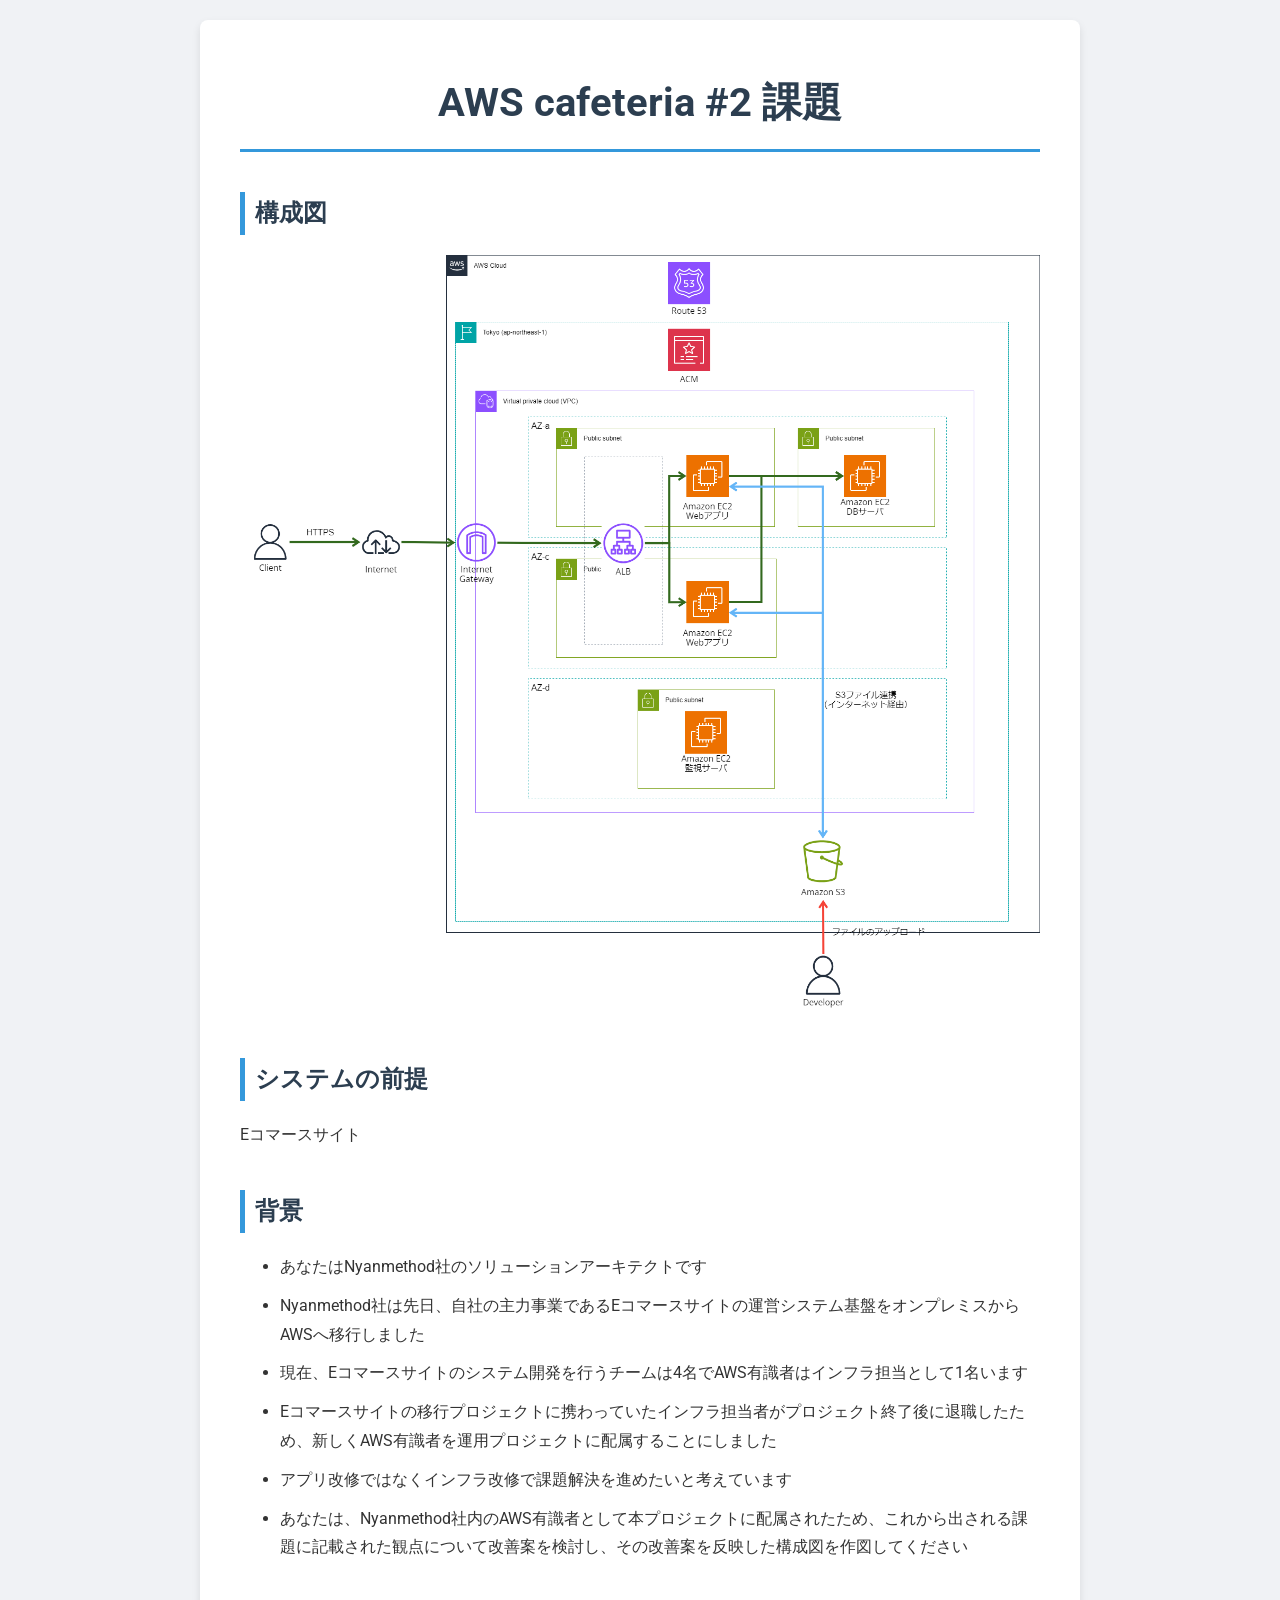
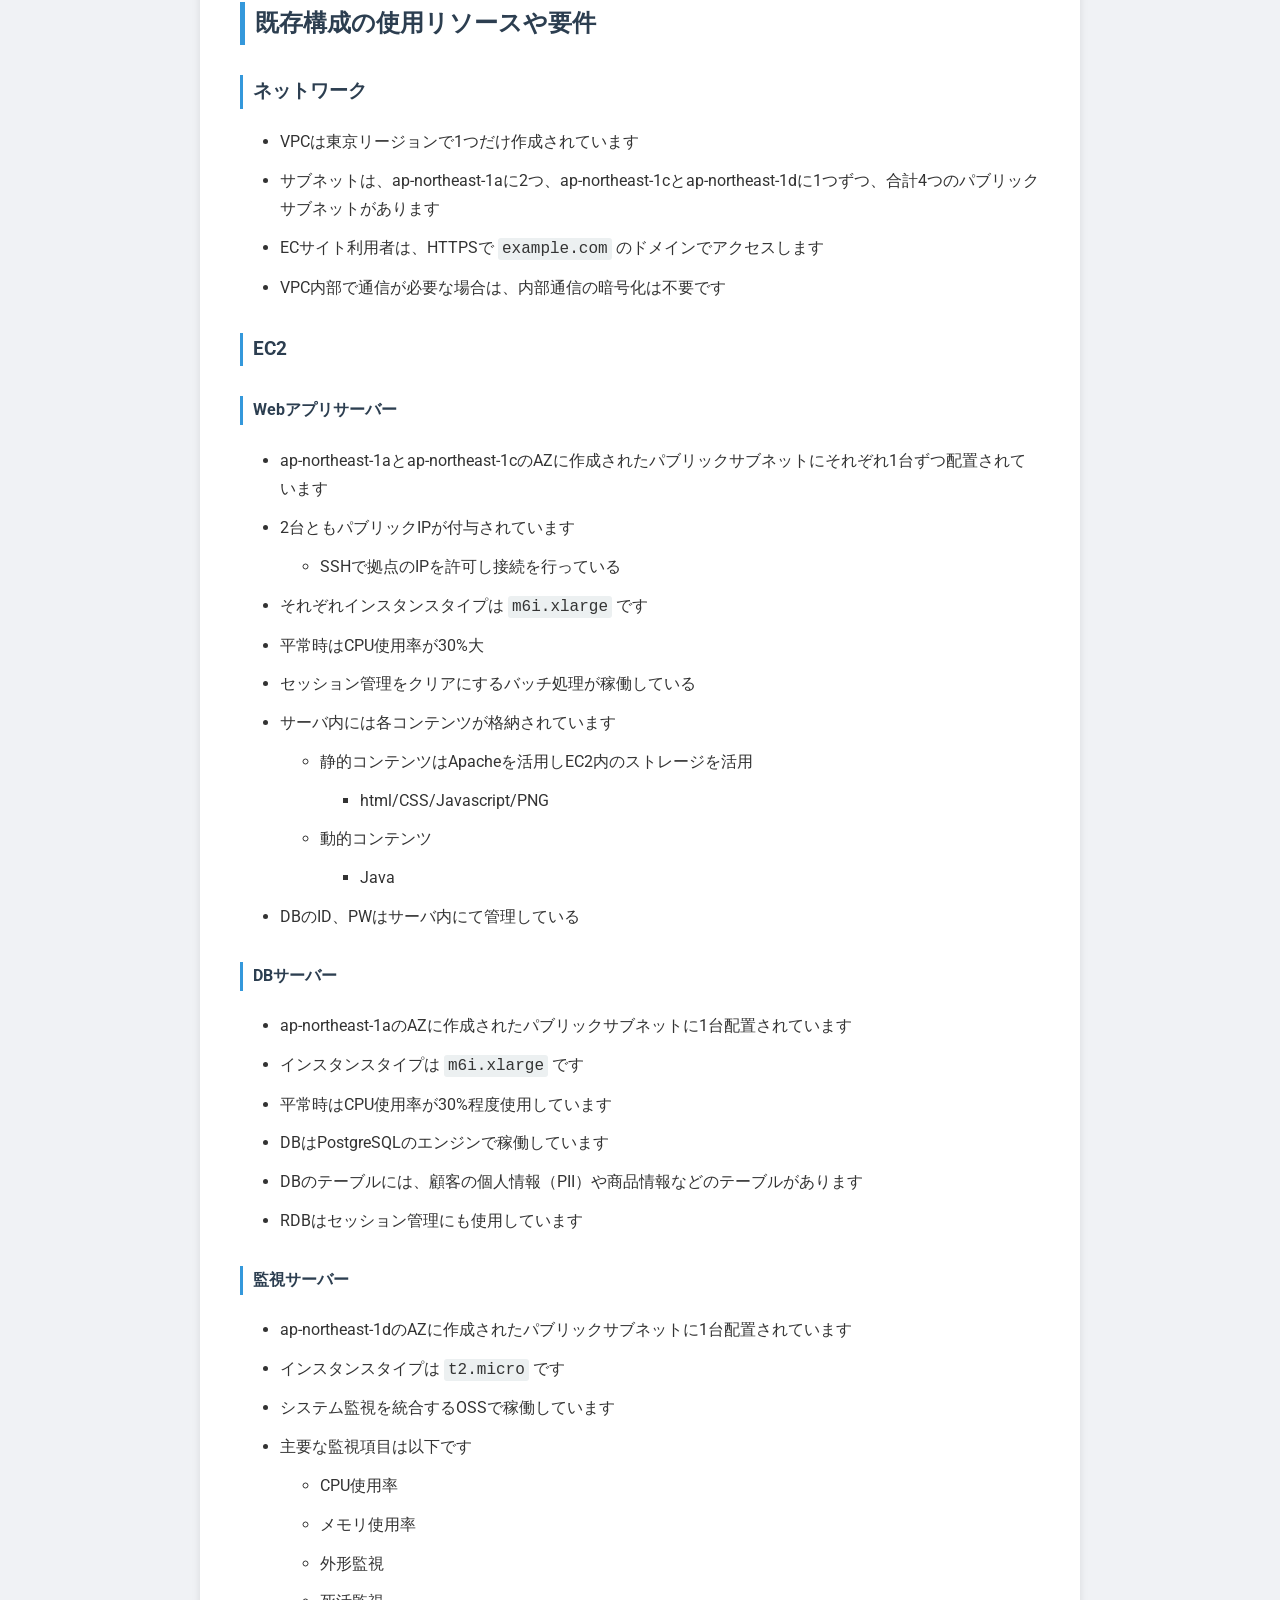
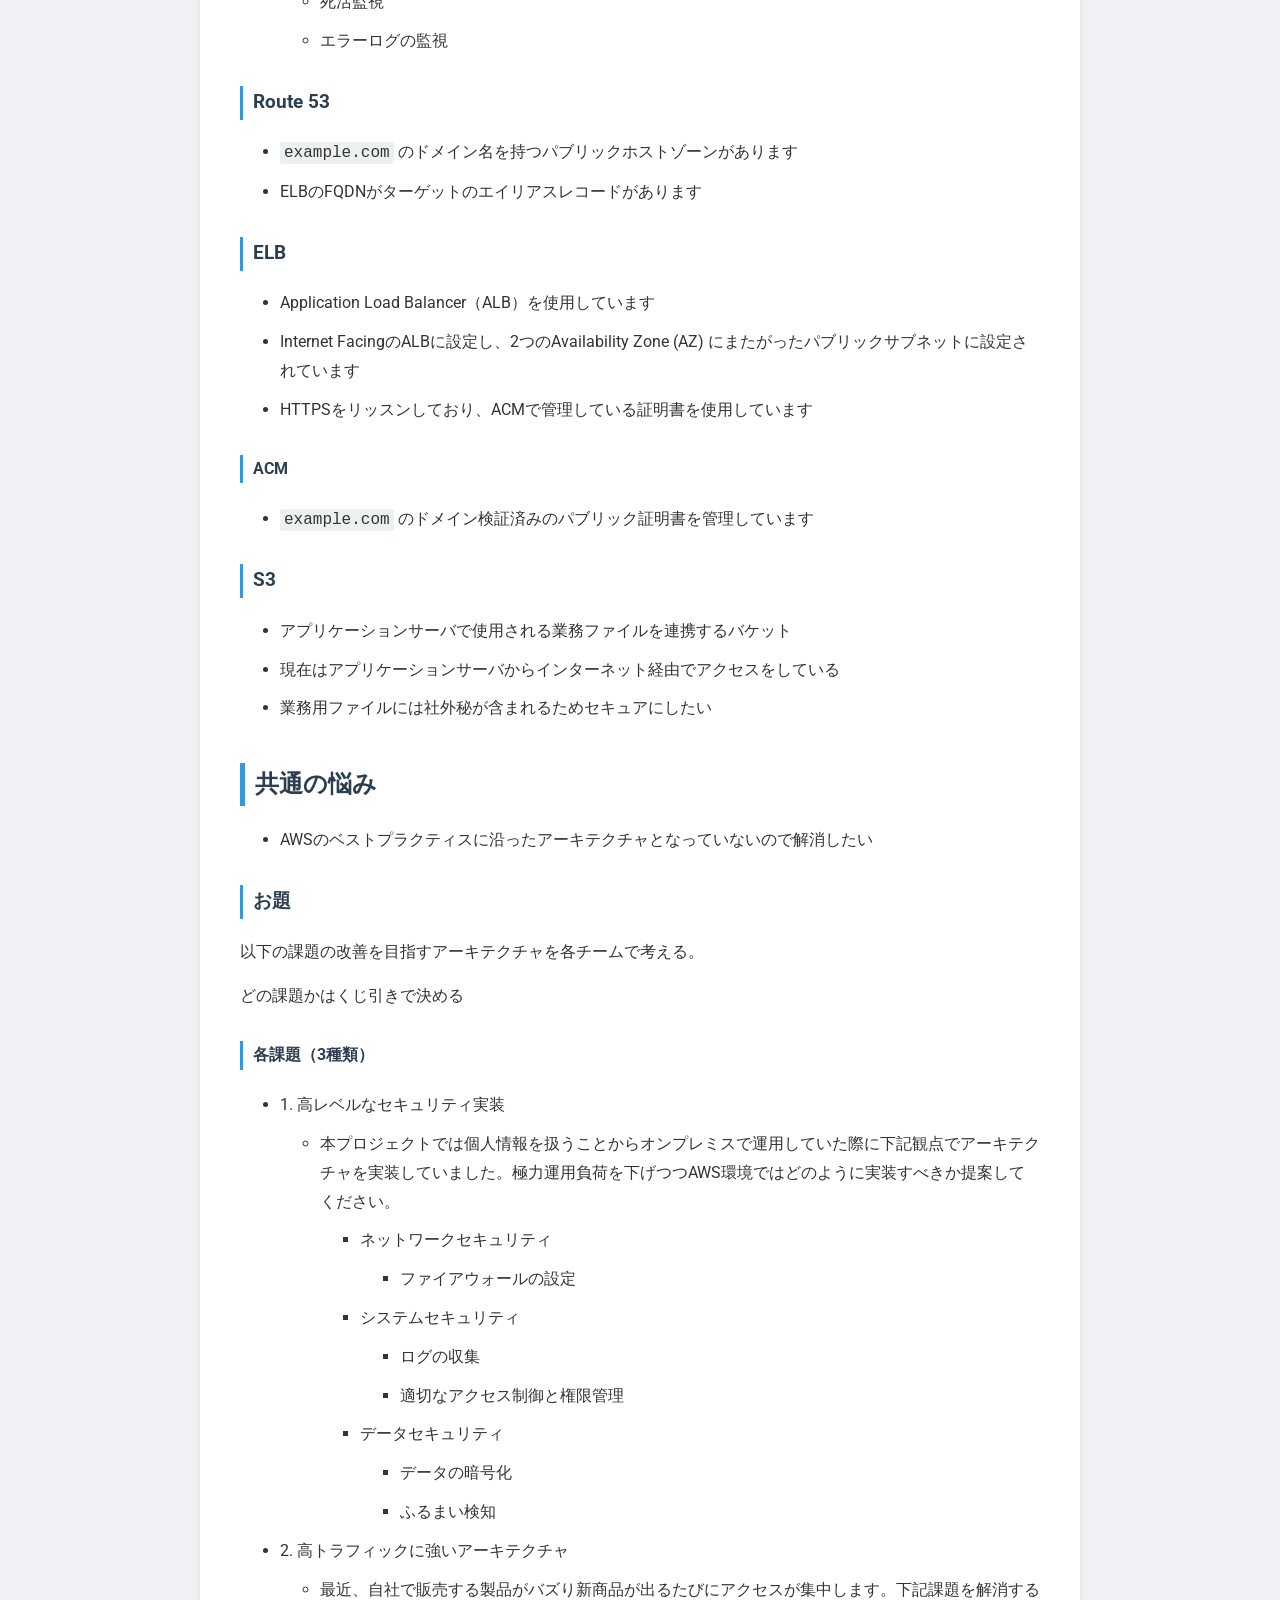
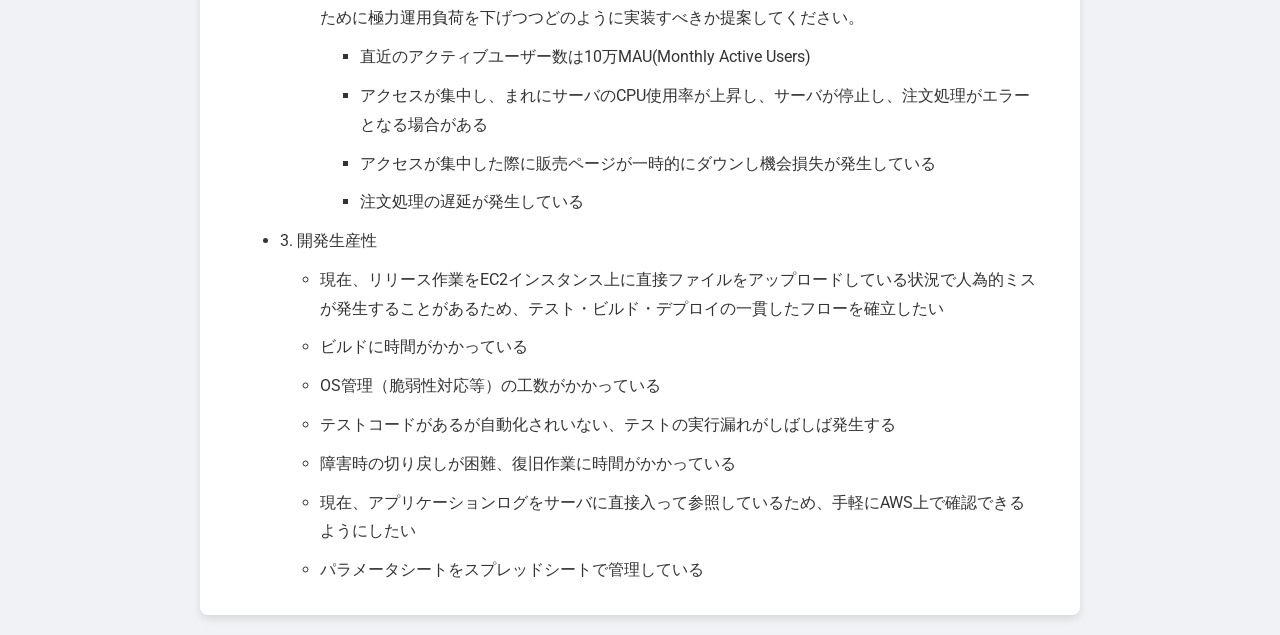
<file: docs/index.html>
<!DOCTYPE html>
<html lang="ja">
<head>
    <meta charset="UTF-8">
    <meta name="viewport" content="width=device-width, initial-scale=1.0">
    <title>AWS cafeteria #2 課題</title>
    <link rel="stylesheet" href="./style.css" />
    <link href="https://fonts.googleapis.com/css2?family=Roboto:wght@400;700&display=swap" rel="stylesheet">
</head>
<body>
    <div class="container">
        <div class="header">
            <h1>AWS cafeteria #2 課題</h1>
        </div>

        <h2>構成図</h2>
        <img src="./aws_cafeteria_2.png"  width="100%" height="100%">

        <h2>システムの前提</h2>
        <p>Eコマースサイト</p>
        
        <h2>背景</h2>
        <ul>
            <li>あなたはNyanmethod社のソリューションアーキテクトです</li>
            <li>Nyanmethod社は先日、自社の主力事業であるEコマースサイトの運営システム基盤をオンプレミスからAWSへ移行しました</li>
            <li>現在、Eコマースサイトのシステム開発を行うチームは4名でAWS有識者はインフラ担当として1名います</li>
            <li>Eコマースサイトの移行プロジェクトに携わっていたインフラ担当者がプロジェクト終了後に退職したため、新しくAWS有識者を運用プロジェクトに配属することにしました</li>
            <li>アプリ改修ではなくインフラ改修で課題解決を進めたいと考えています</li>
            <li>あなたは、Nyanmethod社内のAWS有識者として本プロジェクトに配属されたため、これから出される課題に記載された観点について改善案を検討し、その改善案を反映した構成図を作図してください</li>
        </ul>
        
        <h2>既存構成の使用リソースや要件</h2>
        
        <h3>ネットワーク</h3>
        <ul>
            <li>VPCは東京リージョンで1つだけ作成されています</li>
            <li>サブネットは、ap-northeast-1aに2つ、ap-northeast-1cとap-northeast-1dに1つずつ、合計4つのパブリックサブネットがあります</li>
            <li>ECサイト利用者は、HTTPSで <code>example.com</code> のドメインでアクセスします</li>
            <li>VPC内部で通信が必要な場合は、内部通信の暗号化は不要です</li>
        </ul>
        
        <h3>EC2</h3>
        
        <h4>Webアプリサーバー</h4>
        <ul>
            <li>ap-northeast-1aとap-northeast-1cのAZに作成されたパブリックサブネットにそれぞれ1台ずつ配置されています</li>
            <li>2台ともパブリックIPが付与されています
                <ul>
                    <li>SSHで拠点のIPを許可し接続を行っている</li>
                </ul>
            </li>
            <li>それぞれインスタンスタイプは <code>m6i.xlarge</code> です</li>
            <li>平常時はCPU使用率が30%大</li>
            <li>セッション管理をクリアにするバッチ処理が稼働している</li>
            <li>サーバ内には各コンテンツが格納されています
                <ul>
                    <li>静的コンテンツはApacheを活用しEC2内のストレージを活用
                        <ul>
                            <li>html/CSS/Javascript/PNG</li>
                        </ul>
                    </li>
                    <li>動的コンテンツ
                        <ul>
                            <li>Java</li>
                        </ul>
                    </li>
                </ul>
            </li>
            <li>DBのID、PWはサーバ内にて管理している</li>
        </ul>
        
        <h4>DBサーバー</h4>
        <ul>
            <li>ap-northeast-1aのAZに作成されたパブリックサブネットに1台配置されています</li>
            <li>インスタンスタイプは <code>m6i.xlarge</code> です</li>
            <li>平常時はCPU使用率が30%程度使用しています</li>
            <li>DBはPostgreSQLのエンジンで稼働しています</li>
            <li>DBのテーブルには、顧客の個人情報（PII）や商品情報などのテーブルがあります</li>
            <li>RDBはセッション管理にも使用しています</li>
        </ul>
        
        <h4>監視サーバー</h4>
        <ul>
            <li>ap-northeast-1dのAZに作成されたパブリックサブネットに1台配置されています</li>
            <li>インスタンスタイプは <code>t2.micro</code> です</li>
            <li>システム監視を統合するOSSで稼働しています</li>
            <li>主要な監視項目は以下です
                <ul>
                    <li>CPU使用率</li>
                    <li>メモリ使用率</li>
                    <li>外形監視</li>
                    <li>死活監視</li>
                    <li>エラーログの監視</li>
                </ul>
            </li>
        </ul>
        
        <h3>Route 53</h3>
        <ul>
            <li><code>example.com</code> のドメイン名を持つパブリックホストゾーンがあります</li>
            <li>ELBのFQDNがターゲットのエイリアスレコードがあります</li>
        </ul>
        
        <h3>ELB</h3>
        <ul>
            <li>Application Load Balancer（ALB）を使用しています</li>
            <li>Internet FacingのALBに設定し、2つのAvailability Zone (AZ) にまたがったパブリックサブネットに設定されています</li>
            <li>HTTPSをリッスンしており、ACMで管理している証明書を使用しています</li>
        </ul>
        
        <h4>ACM</h4>
        <ul>
            <li><code>example.com</code> のドメイン検証済みのパブリック証明書を管理しています</li>
        </ul>
        
        <h3>S3</h3>
        <ul>
            <li>アプリケーションサーバで使用される業務ファイルを連携するバケット</li>
            <li>現在はアプリケーションサーバからインターネット経由でアクセスをしている</li>
            <li>業務用ファイルには社外秘が含まれるためセキュアにしたい</li>
        </ul>
        
        <h2>共通の悩み</h2>
        <ul>
            <li>AWSのベストプラクティスに沿ったアーキテクチャとなっていないので解消したい</li>
        </ul>
        
        <h3>お題</h3>
        <p>以下の課題の改善を目指すアーキテクチャを各チームで考える。</p>
        <p>どの課題かはくじ引きで決める</p>
        
        <h4>各課題（3種類）</h4>
        <ul>
            <li>1. 高レベルなセキュリティ実装
                <ul>
                    <li>本プロジェクトでは個人情報を扱うことからオンプレミスで運用していた際に下記観点でアーキテクチャを実装していました。極力運用負荷を下げつつAWS環境ではどのように実装すべきか提案してください。
                        <ul>
                            <li>ネットワークセキュリティ
                                <ul>
                                    <li>ファイアウォールの設定</li>
                                </ul>
                            </li>
                            <li>システムセキュリティ
                                <ul>
                                    <li>ログの収集</li>
                                    <li>適切なアクセス制御と権限管理</li>
                                </ul>
                            </li>
                            <li>データセキュリティ
                                <ul>
                                    <li>データの暗号化</li>
                                    <li>ふるまい検知</li>
                                </ul>
                            </li>
                        </ul>
                    </li>
                </ul>
            </li>
            <li>2. 高トラフィックに強いアーキテクチャ
                <ul>
                    <li>最近、自社で販売する製品がバズり新商品が出るたびにアクセスが集中します。下記課題を解消するために極力運用負荷を下げつつどのように実装すべきか提案してください。
                        <ul>
                            <li>直近のアクティブユーザー数は10万MAU(Monthly Active Users)</li>
                            <li>アクセスが集中し、まれにサーバのCPU使用率が上昇し、サーバが停止し、注文処理がエラーとなる場合がある</li>
                            <li>アクセスが集中した際に販売ページが一時的にダウンし機会損失が発生している</li>
                            <li>注文処理の遅延が発生している</li>
                        </ul>
                    </li>
                </ul>
            </li>
            <li>3. 開発生産性
                <ul>
                    <li>現在、リリース作業をEC2インスタンス上に直接ファイルをアップロードしている状況で人為的ミスが発生することがあるため、テスト・ビルド・デプロイの一貫したフローを確立したい</li>
                    <li>ビルドに時間がかかっている</li>
                    <li>OS管理（脆弱性対応等）の工数がかかっている</li>
                    <li>テストコードがあるが自動化されいない、テストの実行漏れがしばしば発生する</li>
                    <li>障害時の切り戻しが困難、復旧作業に時間がかかっている</li>
                    <li>現在、アプリケーションログをサーバに直接入って参照しているため、手軽にAWS上で確認できるようにしたい</li>
                    <li>パラメータシートをスプレッドシートで管理している</li>
                </ul>
            </li>
        </ul>
        
        <!-- <div class="footer">
            <p>&copy; 2024 Nyanmethod,</p>
        </div> -->
    </div>
</body>
</html>
</file>
<file: docs/style.css>
body {
    font-family: 'Roboto', sans-serif;
    line-height: 1.8;
    margin: 0;
    padding: 20px;
    background-color: #f0f2f5;
    color: #333;
}

h1, h2, h3, h4 {
    color: #2c3e50;
    font-weight: 700;
}

h1 {
    border-bottom: 3px solid #3498db;
    padding-bottom: 10px;
    margin-bottom: 20px;
}

h2 {
    margin-top: 40px;
    border-left: 5px solid #3498db;
    padding-left: 10px;
}

h3, h4 {
    margin-top: 30px;
    border-left: 3px solid #3498db;
    padding-left: 10px;
}

ul {
    list-style-type: disc;
    margin: 10px 0 10px 20px;
    padding-left: 20px;
}

ul ul {
    list-style-type: circle;
}

ul ul ul {
    list-style-type: square;
}

p, li {
    margin-bottom: 10px;
}

code {
    background-color: #ecf0f1;
    padding: 2px 4px;
    border-radius: 3px;
    font-family: 'Courier New', Courier, monospace;
}

.container {
    max-width: 800px;
    margin: 0 auto;
    background: #fff;
    padding: 20px 40px;
    border-radius: 8px;
    box-shadow: 0 4px 8px rgba(0, 0, 0, 0.1);
}

.header {
    text-align: center;
    margin-bottom: 40px;
}

.header h1 {
    font-size: 2.5em;
}

.header p {
    font-size: 1.2em;
    color: #7f8c8d;
}

.footer {
    text-align: center;
    margin-top: 40px;
    color: #7f8c8d;
    font-size: 0.9em;
}
</file>
